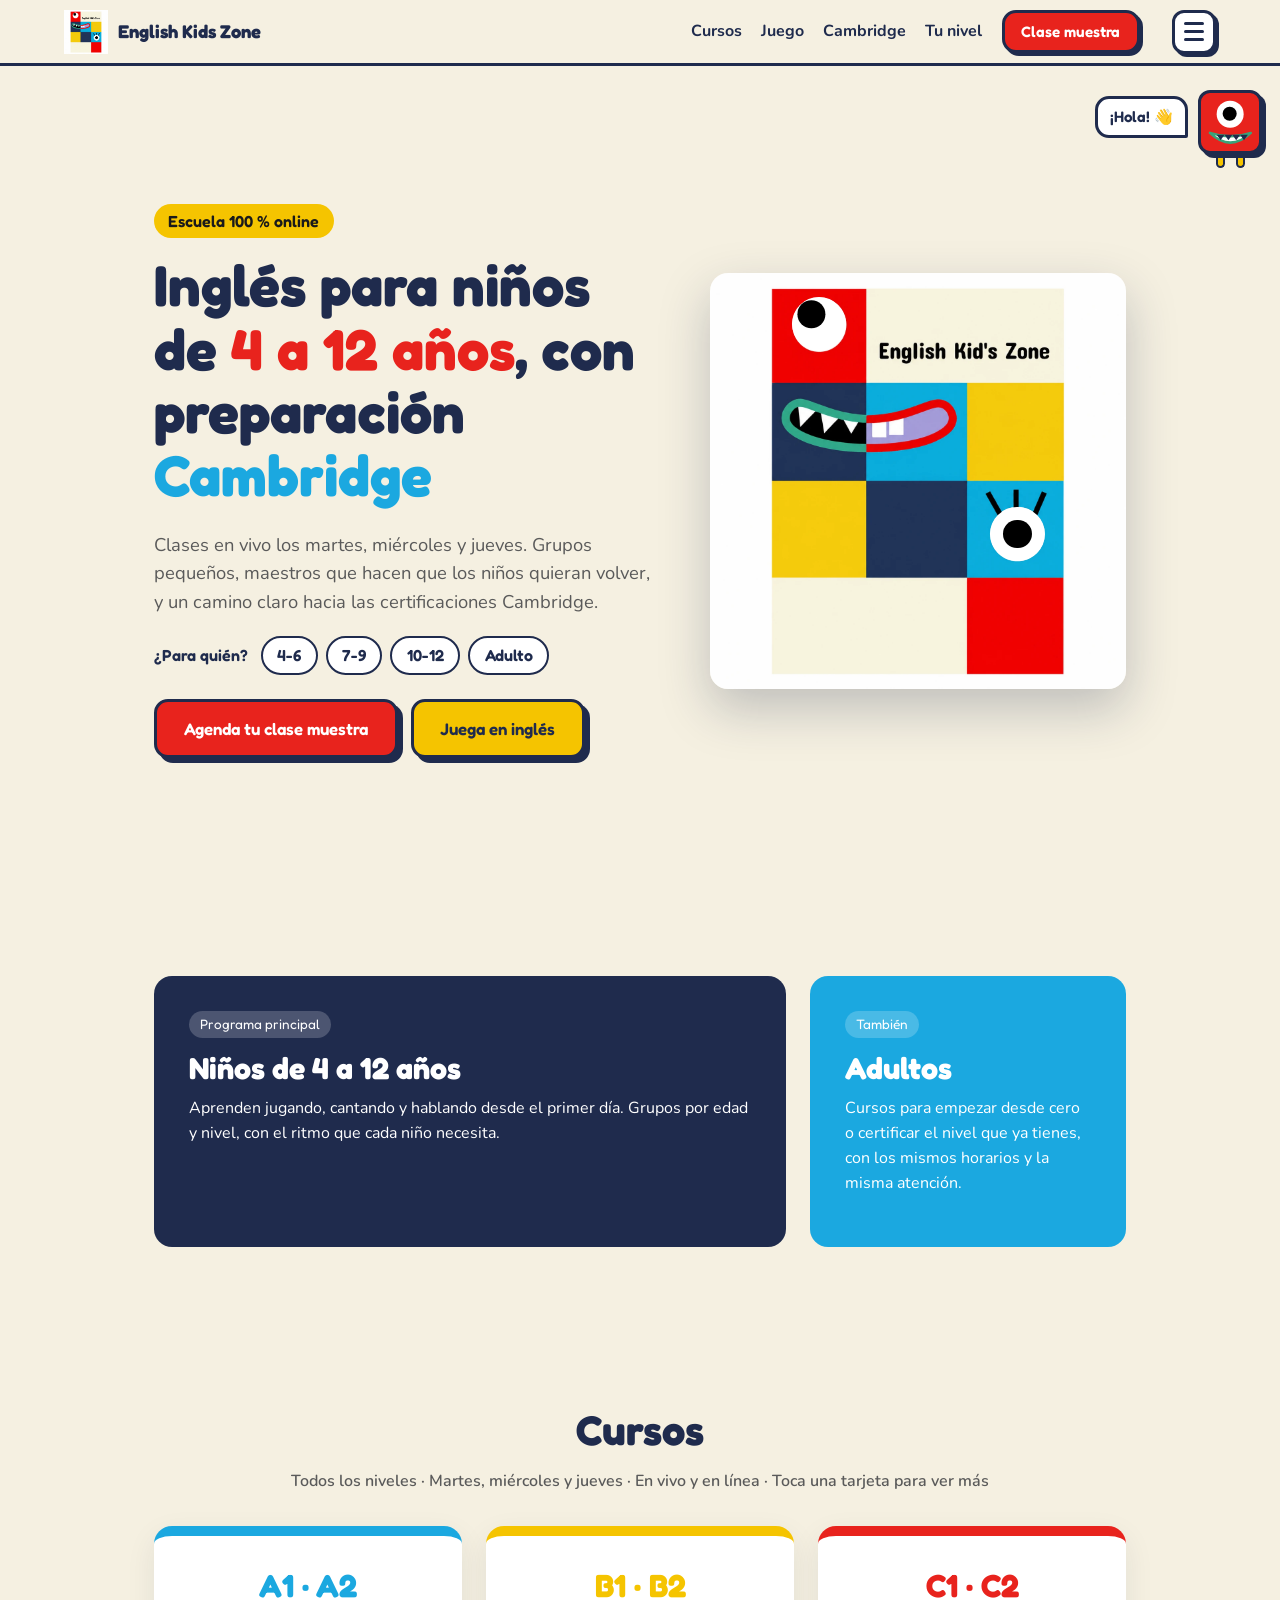
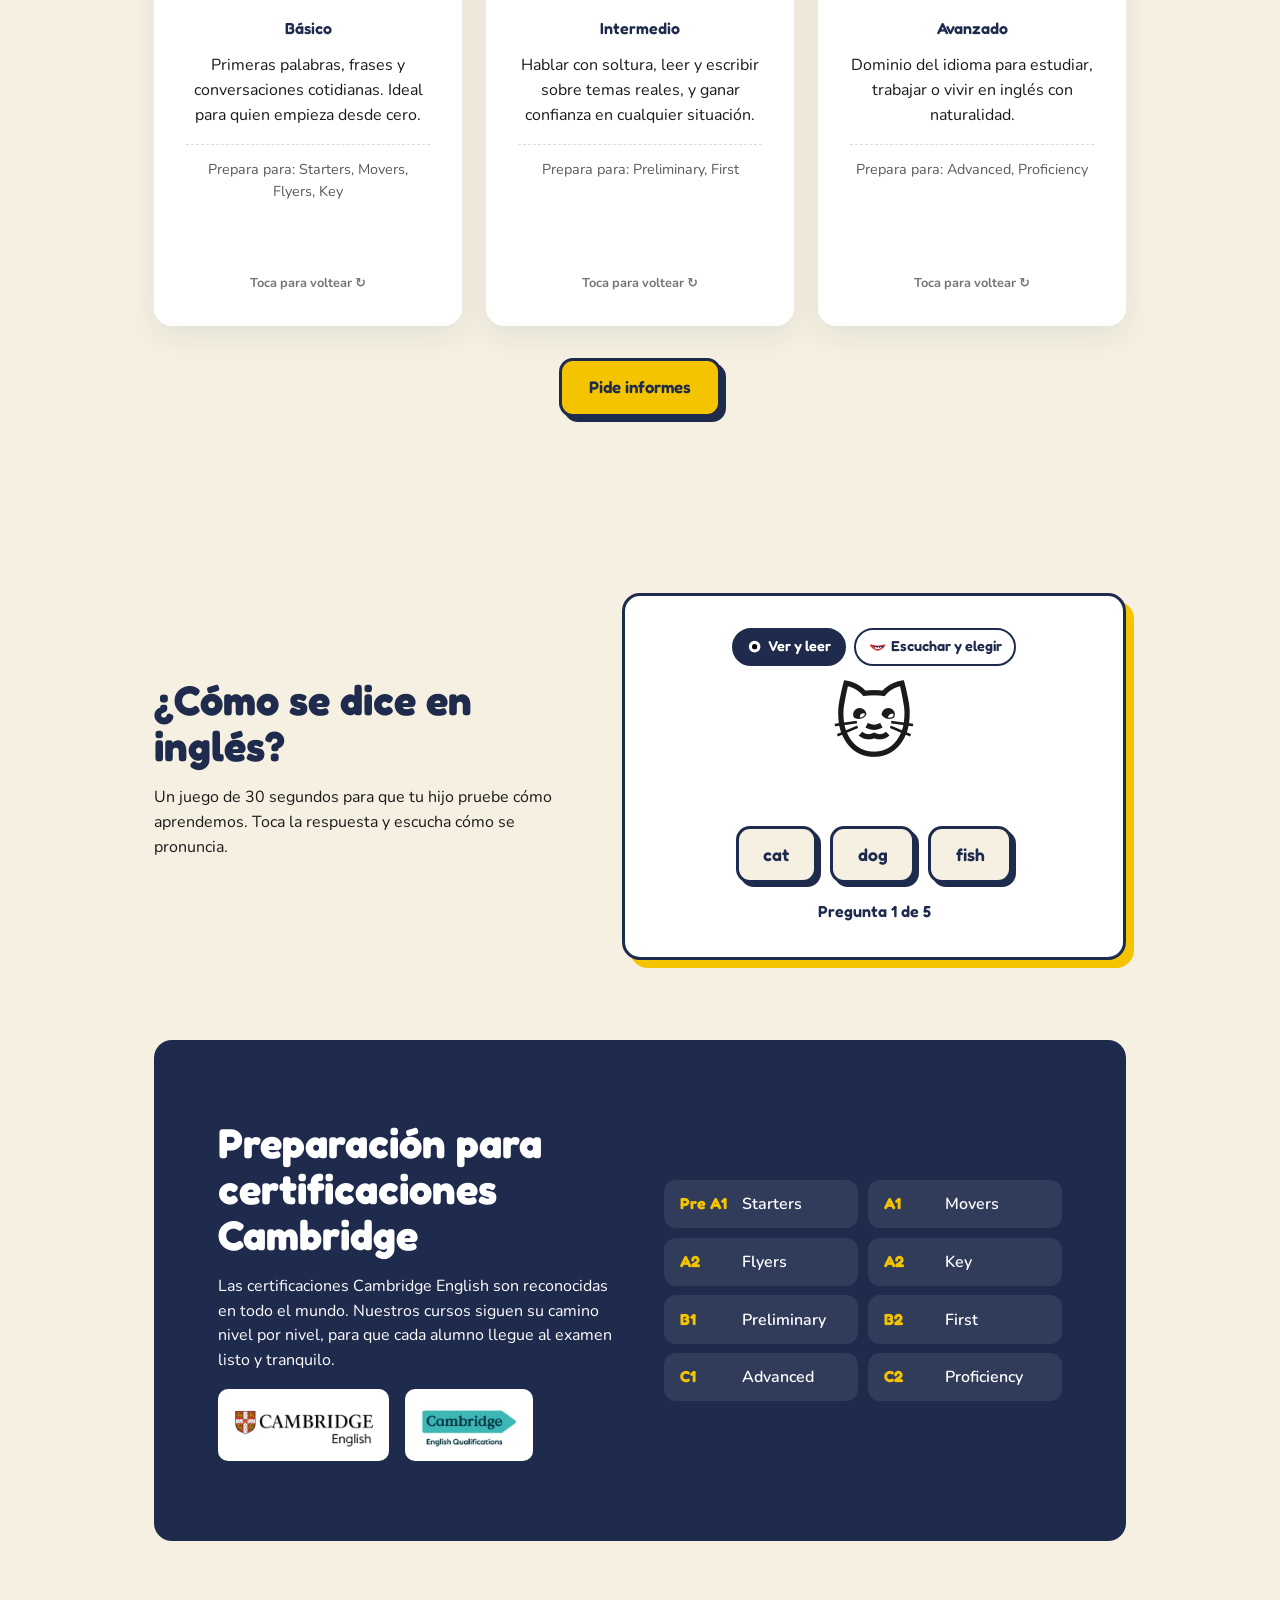
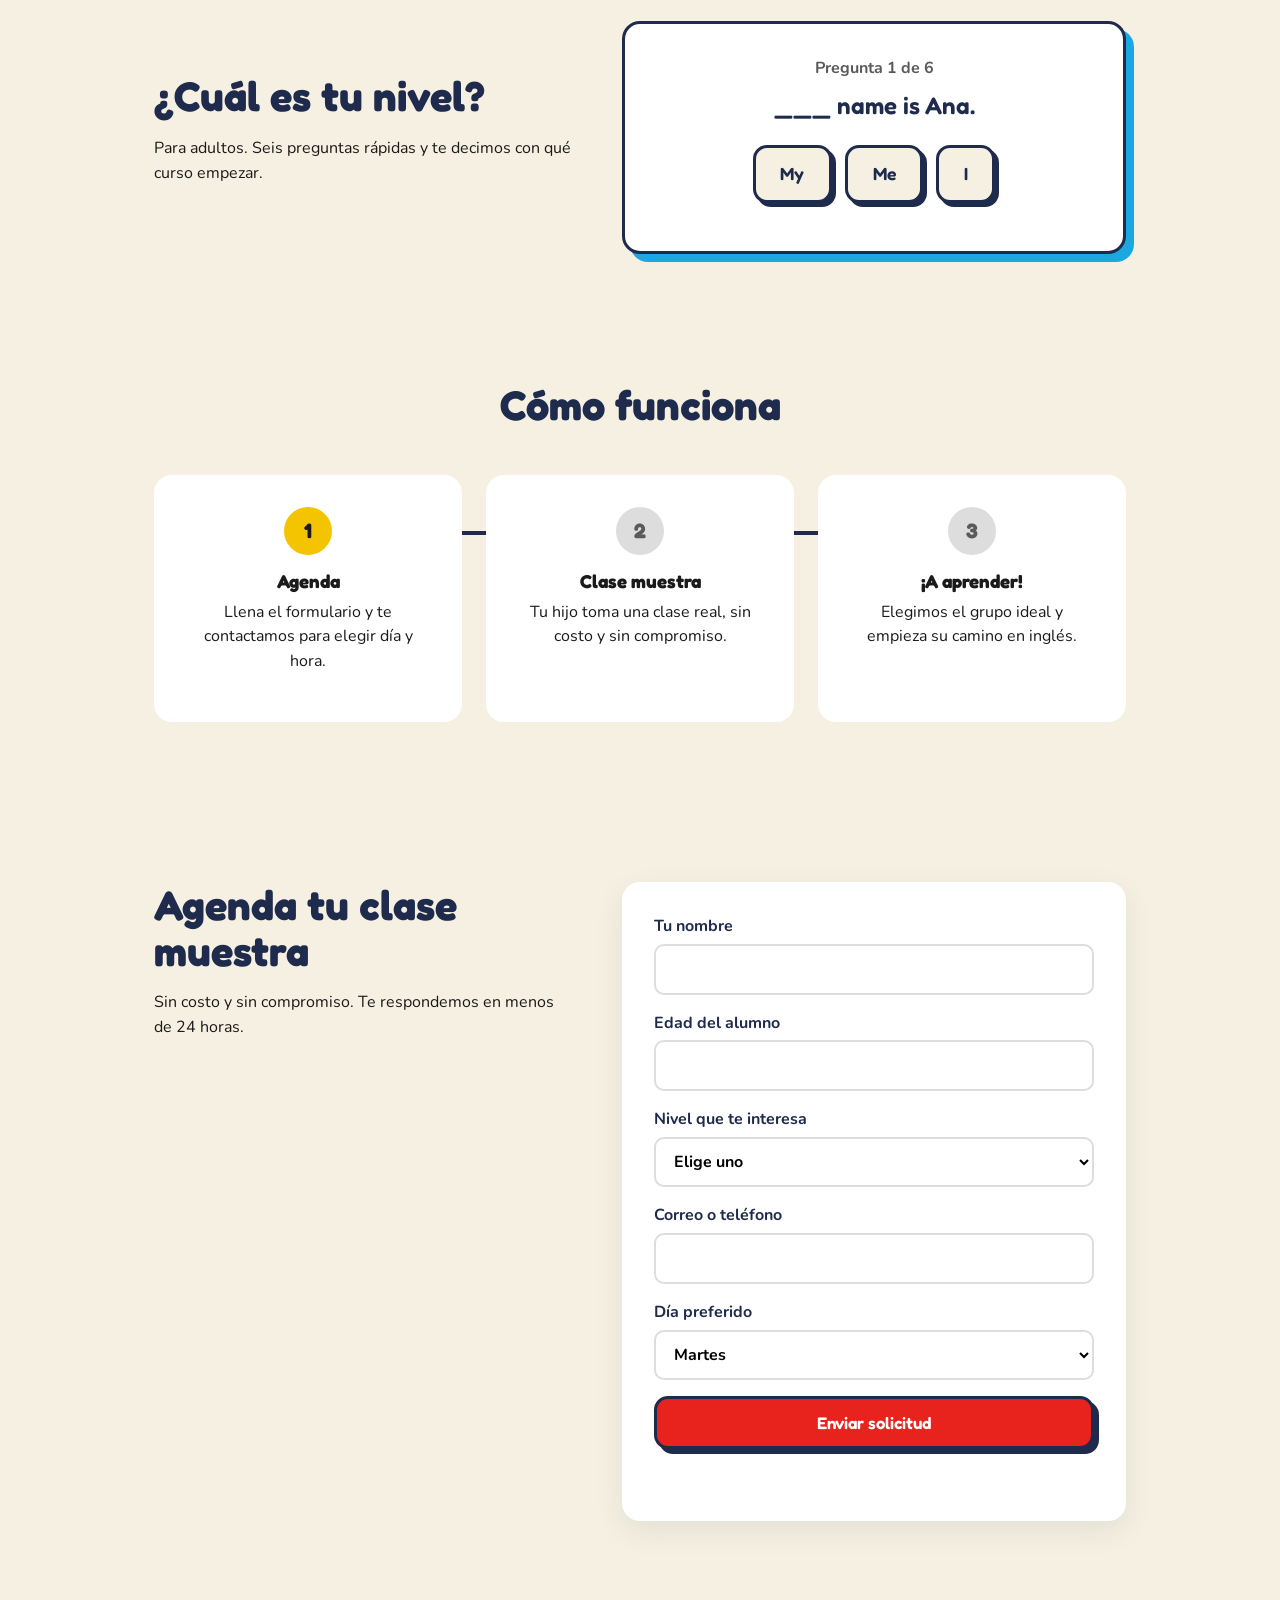
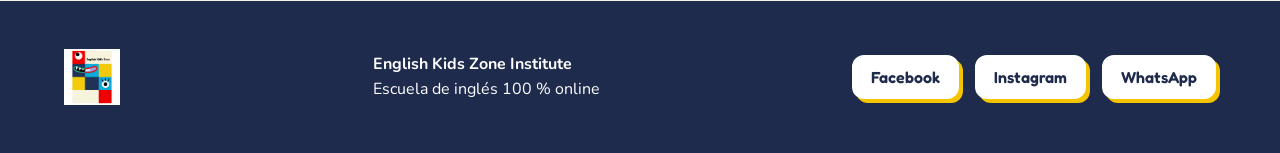
<file: index.html>
<!doctype html>
<html lang="es">
<head>
  <meta charset="utf-8">
  <meta name="viewport" content="width=device-width, initial-scale=1">
  <title>English Kids Zone Institute · Inglés online para niños</title>
  <meta name="description" content="Escuela de inglés 100 % online para niños de 4 a 12 años y adultos. Cursos A1 a C2 con preparación para certificaciones Cambridge. Agenda tu clase muestra.">
  <meta property="og:title" content="English Kids Zone Institute">
  <meta property="og:description" content="Inglés online para niños de 4 a 12 años con preparación Cambridge. Agenda tu clase muestra.">
  <meta property="og:image" content="assets/logo.webp">
  <link rel="icon" href="assets/logo.webp">
  <link rel="preconnect" href="https://fonts.googleapis.com">
  <link rel="preconnect" href="https://fonts.gstatic.com" crossorigin>
  <link href="https://fonts.googleapis.com/css2?family=Fredoka:wght@500;600;700&family=Nunito:wght@400;600;700&display=swap" rel="stylesheet">
  <link rel="stylesheet" href="style.css">
</head>
<body>

<header class="nav">
  <a href="#inicio" class="brand"><img src="assets/logo.webp" alt="English Kids Zone" width="44" height="44">English Kids Zone</a>
  <nav>
    <a href="#cursos">Cursos</a>
    <a href="#juego">Juego</a>
    <a href="#cambridge">Cambridge</a>
    <a href="#nivel">Tu nivel</a>
    <a href="#clase-muestra" class="btn btn-sm">Clase muestra</a>
  </nav>
  <button class="burger" id="burger" type="button" aria-label="Abrir menú" aria-expanded="false" aria-controls="drawer"><span></span><span></span><span></span></button>
</header>
<nav class="drawer" id="drawer" aria-label="Menú">
  <a href="#inicio">Inicio</a>
  <a href="#cursos">Cursos</a>
  <a href="#juego">Juego</a>
  <a href="#cambridge">Cambridge</a>
  <a href="#nivel">Tu nivel</a>
  <a href="#como">Cómo funciona</a>
  <a href="#clase-muestra">Clase muestra</a>
  <p class="drawer-title">Portales <span class="soon">próximamente</span></p>
  <a href="maestro.html"><svg class="ico" width="22" height="22" aria-hidden="true"><use href="assets/icons.svg#ico-maestro"/></svg>Maestro</a>
  <a href="alumno.html"><svg class="ico" width="22" height="22" aria-hidden="true"><use href="assets/icons.svg#ico-alumno"/></svg>Alumno</a>
  <a href="padres.html"><svg class="ico" width="22" height="22" aria-hidden="true"><use href="assets/icons.svg#ico-padres"/></svg>Padre de familia</a>
</nav>
<div class="drawer-backdrop" id="drawer-backdrop"></div>

<main>

<section id="inicio" class="hero">
  <div class="hero-text">
    <p class="kicker">Escuela 100 % online</p>
    <h1>Inglés para niños de <span class="hl-red">4 a 12 años</span>, con preparación <span class="hl-blue">Cambridge</span></h1>
    <p class="lead" id="hero-lead">Clases en vivo los martes, miércoles y jueves. Grupos pequeños, maestros que hacen que los niños quieran volver, y un camino claro hacia las certificaciones Cambridge.</p>
    <div class="ages" role="group" aria-label="¿Para quién es?">
      <span>¿Para quién?</span>
      <button type="button" class="age-btn" data-age="5" data-group="4-6 años">4-6</button>
      <button type="button" class="age-btn" data-age="8" data-group="7-9 años">7-9</button>
      <button type="button" class="age-btn" data-age="11" data-group="10-12 años">10-12</button>
      <button type="button" class="age-btn" data-age="" data-group="Adulto">Adulto</button>
    </div>
    <div class="cta-row">
      <a href="#clase-muestra" class="btn">Agenda tu clase muestra</a>
      <a href="#juego" class="btn btn-ghost">Juega en inglés</a>
    </div>
  </div>
  <div class="logo-wrap">
    <img class="hero-logo" src="assets/logo.webp" alt="Logo de English Kid's Zone" width="620" height="620" fetchpriority="high">
    <!-- Ojos vivos: cubren las pupilas del logo con pupilas que siguen el cursor -->
    <div class="eye" style="left:26.2%;top:12.3%"><div class="pupil" data-ox="-0.14" data-oy="-0.18"></div></div>
    <div class="eye" style="left:73.9%;top:62.7%"><div class="pupil" data-ox="0" data-oy="0"></div></div>
  </div>
</section>

<section id="quienes" class="who reveal">
  <div class="who-card kids">
    <span class="tag">Programa principal</span>
    <h2>Niños de 4 a 12 años</h2>
    <p>Aprenden jugando, cantando y hablando desde el primer día. Grupos por edad y nivel, con el ritmo que cada niño necesita.</p>
  </div>
  <div class="who-card adults">
    <span class="tag">También</span>
    <h2>Adultos</h2>
    <p>Cursos para empezar desde cero o certificar el nivel que ya tienes, con los mismos horarios y la misma atención.</p>
  </div>
</section>

<section id="cursos" class="courses">
  <h2 class="section-title">Cursos</h2>
  <p class="section-sub">Todos los niveles · Martes, miércoles y jueves · En vivo y en línea · Toca una tarjeta para ver más</p>
  <div class="cards">
    <div class="flip reveal" style="--accent:#1BA8E0" tabindex="0" role="button" aria-label="A1 A2 básico, ver detalles">
      <article class="card card-front">
        <h3>A1 · A2</h3>
        <p class="card-level">Básico</p>
        <p>Primeras palabras, frases y conversaciones cotidianas. Ideal para quien empieza desde cero.</p>
        <p class="card-exam">Prepara para: Starters, Movers, Flyers, Key</p>
        <span class="flip-hint">Toca para voltear ↻</span>
      </article>
      <article class="card card-back">
        <h3>¿Qué aprende?</h3>
        <ul>
          <li>Vocabulario con juegos, canciones y cuentos</li>
          <li>Presentarse, la familia, los colores, los animales</li>
          <li>Entender y seguir instrucciones en inglés</li>
          <li>Leer y escribir sus primeras oraciones</li>
        </ul>
        <span class="flip-hint">Toca para volver ↻</span>
      </article>
    </div>
    <div class="flip reveal" style="--accent:#F5C400" tabindex="0" role="button" aria-label="B1 B2 intermedio, ver detalles">
      <article class="card card-front">
        <h3>B1 · B2</h3>
        <p class="card-level">Intermedio</p>
        <p>Hablar con soltura, leer y escribir sobre temas reales, y ganar confianza en cualquier situación.</p>
        <p class="card-exam">Prepara para: Preliminary, First</p>
        <span class="flip-hint">Toca para voltear ↻</span>
      </article>
      <article class="card card-back">
        <h3>¿Qué aprende?</h3>
        <ul>
          <li>Conversar sobre gustos, planes y experiencias</li>
          <li>Leer textos reales: noticias, historias, correos</li>
          <li>Escribir mensajes, resúmenes y relatos</li>
          <li>Gramática en uso, no de memoria</li>
        </ul>
        <span class="flip-hint">Toca para volver ↻</span>
      </article>
    </div>
    <div class="flip reveal" style="--accent:#E8231D" tabindex="0" role="button" aria-label="C1 C2 avanzado, ver detalles">
      <article class="card card-front">
        <h3>C1 · C2</h3>
        <p class="card-level">Avanzado</p>
        <p>Dominio del idioma para estudiar, trabajar o vivir en inglés con naturalidad.</p>
        <p class="card-exam">Prepara para: Advanced, Proficiency</p>
        <span class="flip-hint">Toca para voltear ↻</span>
      </article>
      <article class="card card-back">
        <h3>¿Qué aprende?</h3>
        <ul>
          <li>Debatir, argumentar y presentar ideas</li>
          <li>Comprender textos académicos y profesionales</li>
          <li>Escribir ensayos, informes y cartas formales</li>
          <li>Matices, expresiones y registro formal e informal</li>
        </ul>
        <span class="flip-hint">Toca para volver ↻</span>
      </article>
    </div>
  </div>
  <p class="center"><a href="#clase-muestra" class="btn btn-ghost">Pide informes</a></p>
</section>

<section id="juego" class="game reveal">
  <div class="game-intro">
    <h2 class="section-title">¿Cómo se dice en inglés?</h2>
    <p>Un juego de 30 segundos para que tu hijo pruebe cómo aprendemos. Toca la respuesta y escucha cómo se pronuncia.</p>
  </div>
  <div class="game-board" id="game-board">
    <div class="game-mode" role="group" aria-label="Modo de juego">
      <button type="button" class="mode-btn active" data-mode="see"><svg class="ico" width="22" height="22" aria-hidden="true"><use href="assets/icons.svg#ico-ojo"/></svg>Ver y leer</button>
      <button type="button" class="mode-btn" data-mode="hear"><svg class="ico" width="22" height="22" aria-hidden="true"><use href="assets/icons.svg#ico-boca"/></svg>Escuchar y elegir</button>
    </div>
    <div class="game-emoji" id="game-emoji"></div>
    <p class="game-word" id="game-word" aria-live="polite"></p>
    <div class="game-options" id="game-options"></div>
    <p class="game-status" id="game-status" role="status"></p>
  </div>
</section>

<section id="cambridge" class="cambridge reveal">
  <div>
    <h2 class="section-title">Preparación para certificaciones Cambridge</h2>
    <p>Las certificaciones Cambridge English son reconocidas en todo el mundo. Nuestros cursos siguen su camino nivel por nivel, para que cada alumno llegue al examen listo y tranquilo.</p>
    <div class="cambridge-logos">
      <img src="assets/cambridge-english.png" alt="Cambridge English" width="354" height="136">
      <img src="assets/cambridge-qualifications.png" alt="Cambridge English Qualifications" width="248" height="136">
    </div>
  </div>
  <ul class="exam-list">
    <li><b>Pre A1</b> Starters</li>
    <li><b>A1</b> Movers</li>
    <li><b>A2</b> Flyers</li>
    <li><b>A2</b> Key</li>
    <li><b>B1</b> Preliminary</li>
    <li><b>B2</b> First</li>
    <li><b>C1</b> Advanced</li>
    <li><b>C2</b> Proficiency</li>
  </ul>
</section>

<section id="nivel" class="level reveal">
  <div class="level-intro">
    <h2 class="section-title">¿Cuál es tu nivel?</h2>
    <p>Para adultos. Seis preguntas rápidas y te decimos con qué curso empezar.</p>
  </div>
  <div class="level-board" id="level-board">
    <p class="level-progress" id="level-progress"></p>
    <p class="level-q" id="level-q"></p>
    <div class="level-options" id="level-options"></div>
  </div>
</section>

<section id="como" class="how">
  <h2 class="section-title">Cómo funciona</h2>
  <ol class="steps">
    <li class="reveal"><span>1</span><h3>Agenda</h3><p>Llena el formulario y te contactamos para elegir día y hora.</p></li>
    <li class="reveal"><span>2</span><h3>Clase muestra</h3><p>Tu hijo toma una clase real, sin costo y sin compromiso.</p></li>
    <li class="reveal"><span>3</span><h3>¡A aprender!</h3><p>Elegimos el grupo ideal y empieza su camino en inglés.</p></li>
  </ol>
</section>

<section id="clase-muestra" class="form-section reveal">
  <div class="form-intro">
    <h2 class="section-title">Agenda tu clase muestra</h2>
    <p>Sin costo y sin compromiso. Te respondemos en menos de 24 horas.</p>
  </div>
  <!-- shortcut: Formspree ID pendiente hasta tener correo de la escuela; sustituir FORMSPREE_ID -->
  <form action="https://formspree.io/f/FORMSPREE_ID" method="POST" class="form">
    <label>Tu nombre <input name="nombre" required autocomplete="name"></label>
    <label>Edad del alumno <input name="edad" id="edad-input" type="number" min="3" max="99" required></label>
    <label>Nivel que te interesa
      <select name="nivel" id="nivel-select" required>
        <option value="">Elige uno</option>
        <option>No sé, quiero que lo evalúen</option>
        <option>A1 · A2 básico</option>
        <option>B1 · B2 intermedio</option>
        <option>C1 · C2 avanzado</option>
      </select>
    </label>
    <label>Correo o teléfono <input name="contacto" required autocomplete="email"></label>
    <label>Día preferido
      <select name="dia">
        <option>Martes</option><option>Miércoles</option><option>Jueves</option>
      </select>
    </label>
    <input type="hidden" name="grupo" id="grupo-input">
    <input type="text" name="_gotcha" tabindex="-1" autocomplete="off" class="hp">
    <button class="btn" type="submit">Enviar solicitud</button>
    <p class="form-msg" role="status"></p>
  </form>
</section>

</main>

<footer class="footer">
  <img src="assets/logo.webp" alt="" width="56" height="56">
  <p><b>English Kids Zone Institute</b><br>Escuela de inglés 100 % online</p>
  <div class="social">
    <a href="https://www.facebook.com/profile.php?id=100063474342721" target="_blank" rel="noopener">Facebook</a>
    <a href="https://www.instagram.com/ekz.classes" target="_blank" rel="noopener">Instagram</a>
    <!-- shortcut: número de WhatsApp pendiente; sustituir 52XXXXXXXXXX -->
    <a href="https://wa.me/52XXXXXXXXXX?text=Hola,%20quiero%20informes%20de%20English%20Kids%20Zone" target="_blank" rel="noopener">WhatsApp</a>
  </div>
</footer>

<!-- Mascota que acompaña el scroll -->
<div class="buddy" id="buddy" role="button" tabindex="0" aria-label="Mascota: ir a agendar clase muestra">
  <div class="buddy-bubble" id="buddy-bubble"></div>
  <div class="buddy-body">
    <div class="eye"><div class="pupil" data-ox="0" data-oy="0"></div></div>
    <svg class="buddy-mouth" viewBox="0 0 100 44" aria-hidden="true"><path d="M8 10 Q50 50 92 10 Q50 24 8 10Z" fill="#fff" stroke="#3aa37a" stroke-width="5" stroke-linejoin="round"/><path d="M22 14 l8 11 8-11 8 11 8-11 8 11 8-11 8 11 8-11" fill="#1F2B4D"/></svg>
  </div>
  <div class="buddy-legs"><span></span><span></span></div>
</div>

<script src="menu.js" defer></script>
<script src="buddy.js" defer></script>
<script src="script.js" defer></script>
</body>
</html>
</file>
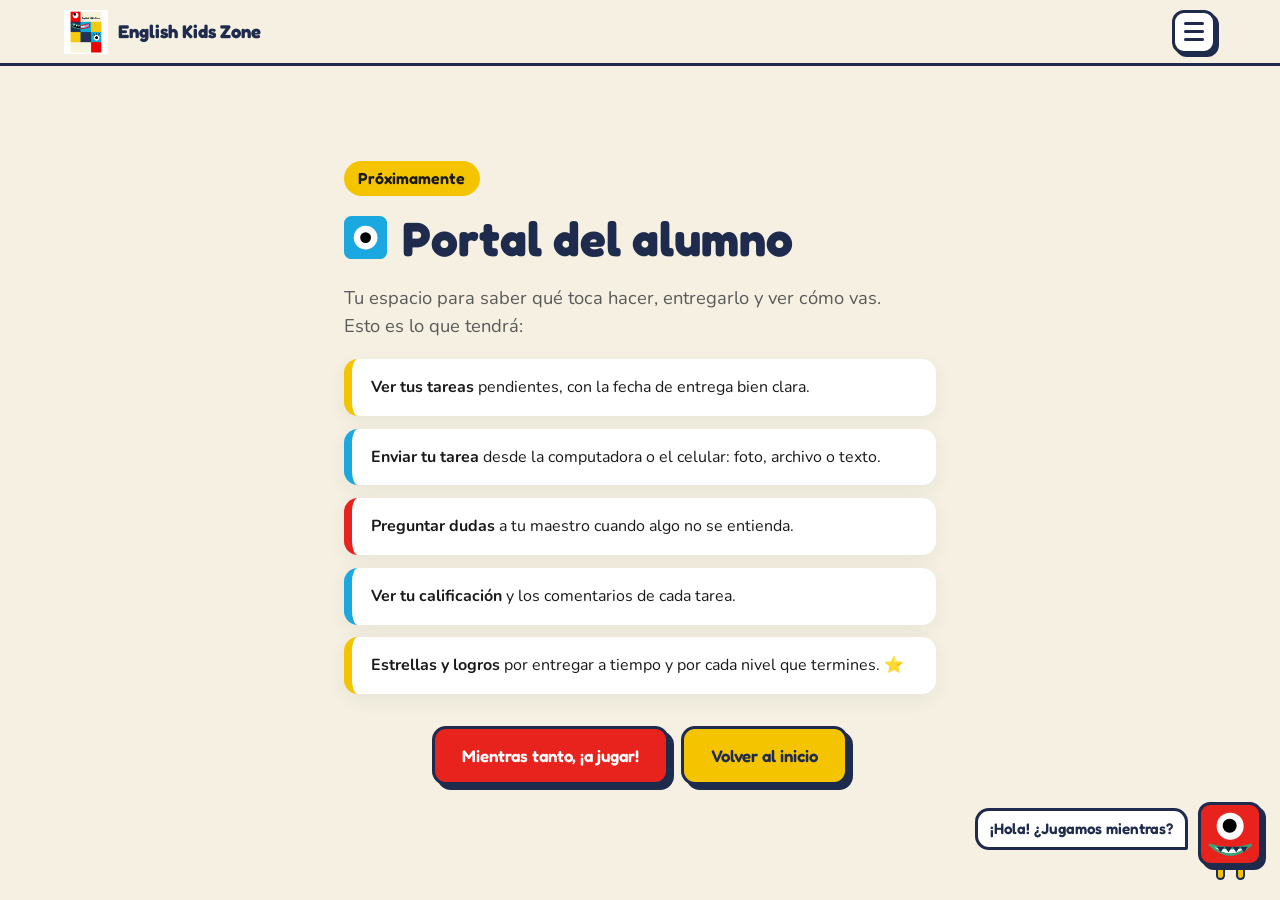
<file: alumno.html>
<!doctype html>
<html lang="es">
<head>
  <meta charset="utf-8">
  <meta name="viewport" content="width=device-width, initial-scale=1">
  <title>Portal del alumno · English Kids Zone</title>
  <meta name="robots" content="noindex">
  <link rel="icon" href="assets/logo.webp">
  <link rel="preconnect" href="https://fonts.googleapis.com">
  <link rel="preconnect" href="https://fonts.gstatic.com" crossorigin>
  <link href="https://fonts.googleapis.com/css2?family=Fredoka:wght@500;600;700&family=Nunito:wght@400;600;700&display=swap" rel="stylesheet">
  <link rel="stylesheet" href="style.css">
</head>
<body>

<header class="nav">
  <a href="index.html" class="brand"><img src="assets/logo.webp" alt="English Kids Zone" width="44" height="44">English Kids Zone</a>
  <button class="burger" id="burger" type="button" aria-label="Abrir menú" aria-expanded="false" aria-controls="drawer"><span></span><span></span><span></span></button>
</header>
<nav class="drawer" id="drawer" aria-label="Menú">
  <a href="index.html">Inicio</a>
  <a href="index.html#cursos">Cursos</a>
  <a href="index.html#clase-muestra">Clase muestra</a>
  <p class="drawer-title">Portales <span class="soon">próximamente</span></p>
  <a href="maestro.html"><svg class="ico" width="22" height="22" aria-hidden="true"><use href="assets/icons.svg#ico-maestro"/></svg>Maestro</a>
  <a href="alumno.html"><svg class="ico" width="22" height="22" aria-hidden="true"><use href="assets/icons.svg#ico-alumno"/></svg>Alumno</a>
  <a href="padres.html"><svg class="ico" width="22" height="22" aria-hidden="true"><use href="assets/icons.svg#ico-padres"/></svg>Padre de familia</a>
</nav>
<div class="drawer-backdrop" id="drawer-backdrop"></div>

<main>
<section class="portal">
  <p class="kicker">Próximamente</p>
  <h1><svg class="ico" width="22" height="22" aria-hidden="true"><use href="assets/icons.svg#ico-alumno"/></svg>Portal del alumno</h1>
  <p class="lead">Tu espacio para saber qué toca hacer, entregarlo y ver cómo vas. Esto es lo que tendrá:</p>
  <ul class="portal-list">
    <li><b>Ver tus tareas</b> pendientes, con la fecha de entrega bien clara.</li>
    <li><b>Enviar tu tarea</b> desde la computadora o el celular: foto, archivo o texto.</li>
    <li><b>Preguntar dudas</b> a tu maestro cuando algo no se entienda.</li>
    <li><b>Ver tu calificación</b> y los comentarios de cada tarea.</li>
    <li><b>Estrellas y logros</b> por entregar a tiempo y por cada nivel que termines. ⭐</li>
  </ul>
  <p class="center"><a href="index.html#juego" class="btn">Mientras tanto, ¡a jugar!</a> <a href="index.html" class="btn btn-ghost">Volver al inicio</a></p>
</section>
</main>

<!-- Mascota: solo para alumnos menores de 12 (se oculta si en la portada eligieron "Adulto") -->
<div class="buddy" id="buddy" role="button" tabindex="0" aria-label="Mascota: ir al juego" data-kids-only data-greeting="¡Hola! ¿Jugamos mientras?" data-go="index.html#juego">
  <div class="buddy-bubble" id="buddy-bubble"></div>
  <div class="buddy-body">
    <div class="eye"><div class="pupil" data-ox="0" data-oy="0"></div></div>
    <svg class="buddy-mouth" viewBox="0 0 100 44" aria-hidden="true"><path d="M8 10 Q50 50 92 10 Q50 24 8 10Z" fill="#fff" stroke="#3aa37a" stroke-width="5" stroke-linejoin="round"/><path d="M22 14 l8 11 8-11 8 11 8-11 8 11 8-11 8 11 8-11" fill="#1F2B4D"/></svg>
  </div>
  <div class="buddy-legs"><span></span><span></span></div>
</div>

<script src="menu.js" defer></script>
<script src="buddy.js" defer></script>
</body>
</html>
</file>
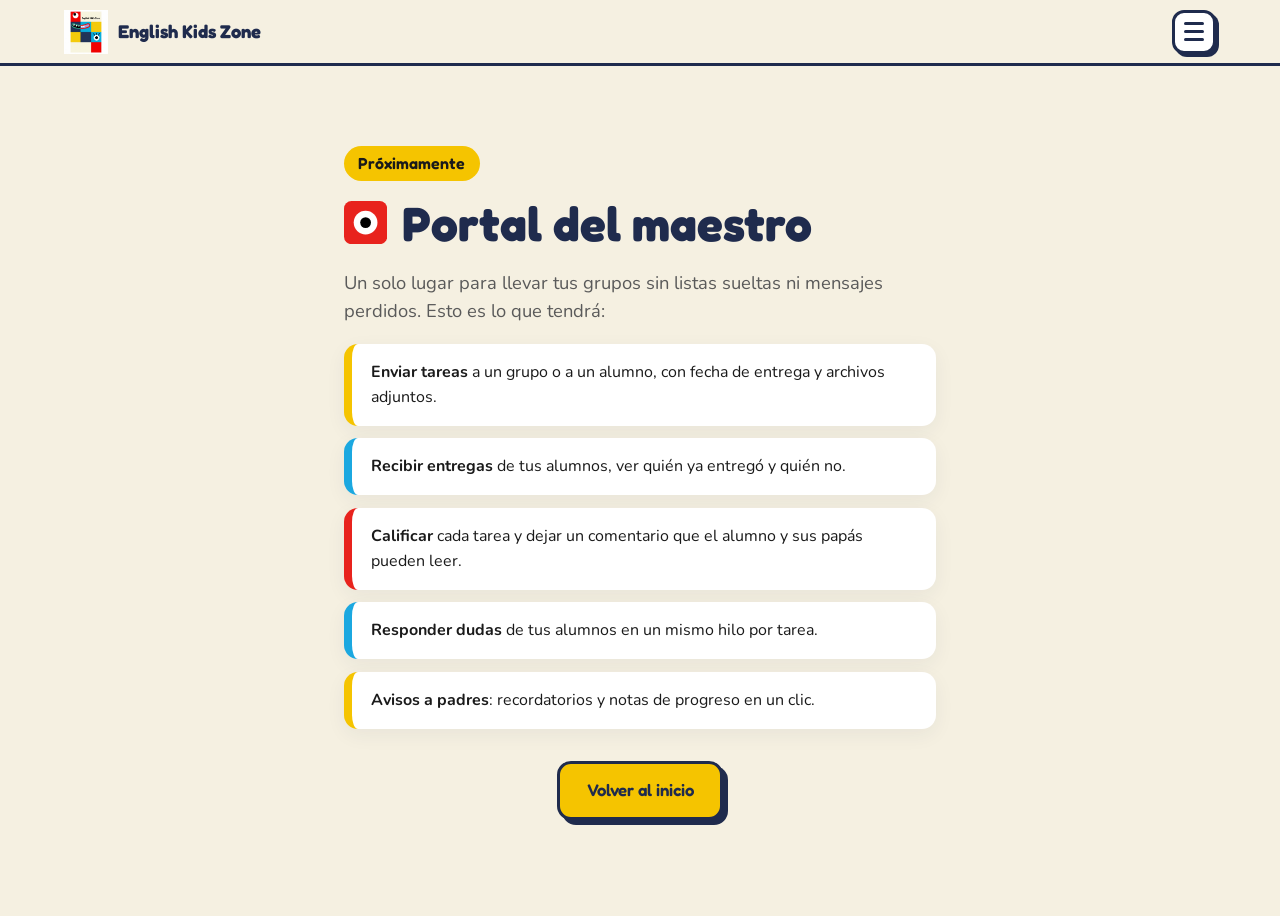
<file: maestro.html>
<!doctype html>
<html lang="es">
<head>
  <meta charset="utf-8">
  <meta name="viewport" content="width=device-width, initial-scale=1">
  <title>Portal del maestro · English Kids Zone</title>
  <meta name="robots" content="noindex">
  <link rel="icon" href="assets/logo.webp">
  <link rel="preconnect" href="https://fonts.googleapis.com">
  <link rel="preconnect" href="https://fonts.gstatic.com" crossorigin>
  <link href="https://fonts.googleapis.com/css2?family=Fredoka:wght@500;600;700&family=Nunito:wght@400;600;700&display=swap" rel="stylesheet">
  <link rel="stylesheet" href="style.css">
</head>
<body>

<header class="nav">
  <a href="index.html" class="brand"><img src="assets/logo.webp" alt="English Kids Zone" width="44" height="44">English Kids Zone</a>
  <button class="burger" id="burger" type="button" aria-label="Abrir menú" aria-expanded="false" aria-controls="drawer"><span></span><span></span><span></span></button>
</header>
<nav class="drawer" id="drawer" aria-label="Menú">
  <a href="index.html">Inicio</a>
  <a href="index.html#cursos">Cursos</a>
  <a href="index.html#clase-muestra">Clase muestra</a>
  <p class="drawer-title">Portales <span class="soon">próximamente</span></p>
  <a href="maestro.html"><svg class="ico" width="22" height="22" aria-hidden="true"><use href="assets/icons.svg#ico-maestro"/></svg>Maestro</a>
  <a href="alumno.html"><svg class="ico" width="22" height="22" aria-hidden="true"><use href="assets/icons.svg#ico-alumno"/></svg>Alumno</a>
  <a href="padres.html"><svg class="ico" width="22" height="22" aria-hidden="true"><use href="assets/icons.svg#ico-padres"/></svg>Padre de familia</a>
</nav>
<div class="drawer-backdrop" id="drawer-backdrop"></div>

<main>
<section class="portal">
  <p class="kicker">Próximamente</p>
  <h1><svg class="ico" width="22" height="22" aria-hidden="true"><use href="assets/icons.svg#ico-maestro"/></svg>Portal del maestro</h1>
  <p class="lead">Un solo lugar para llevar tus grupos sin listas sueltas ni mensajes perdidos. Esto es lo que tendrá:</p>
  <ul class="portal-list">
    <li><b>Enviar tareas</b> a un grupo o a un alumno, con fecha de entrega y archivos adjuntos.</li>
    <li><b>Recibir entregas</b> de tus alumnos, ver quién ya entregó y quién no.</li>
    <li><b>Calificar</b> cada tarea y dejar un comentario que el alumno y sus papás pueden leer.</li>
    <li><b>Responder dudas</b> de tus alumnos en un mismo hilo por tarea.</li>
    <li><b>Avisos a padres</b>: recordatorios y notas de progreso en un clic.</li>
  </ul>
  <p class="center"><a href="index.html" class="btn btn-ghost">Volver al inicio</a></p>
</section>
</main>

<script src="menu.js" defer></script>
<script src="buddy.js" defer></script>
</body>
</html>
</file>
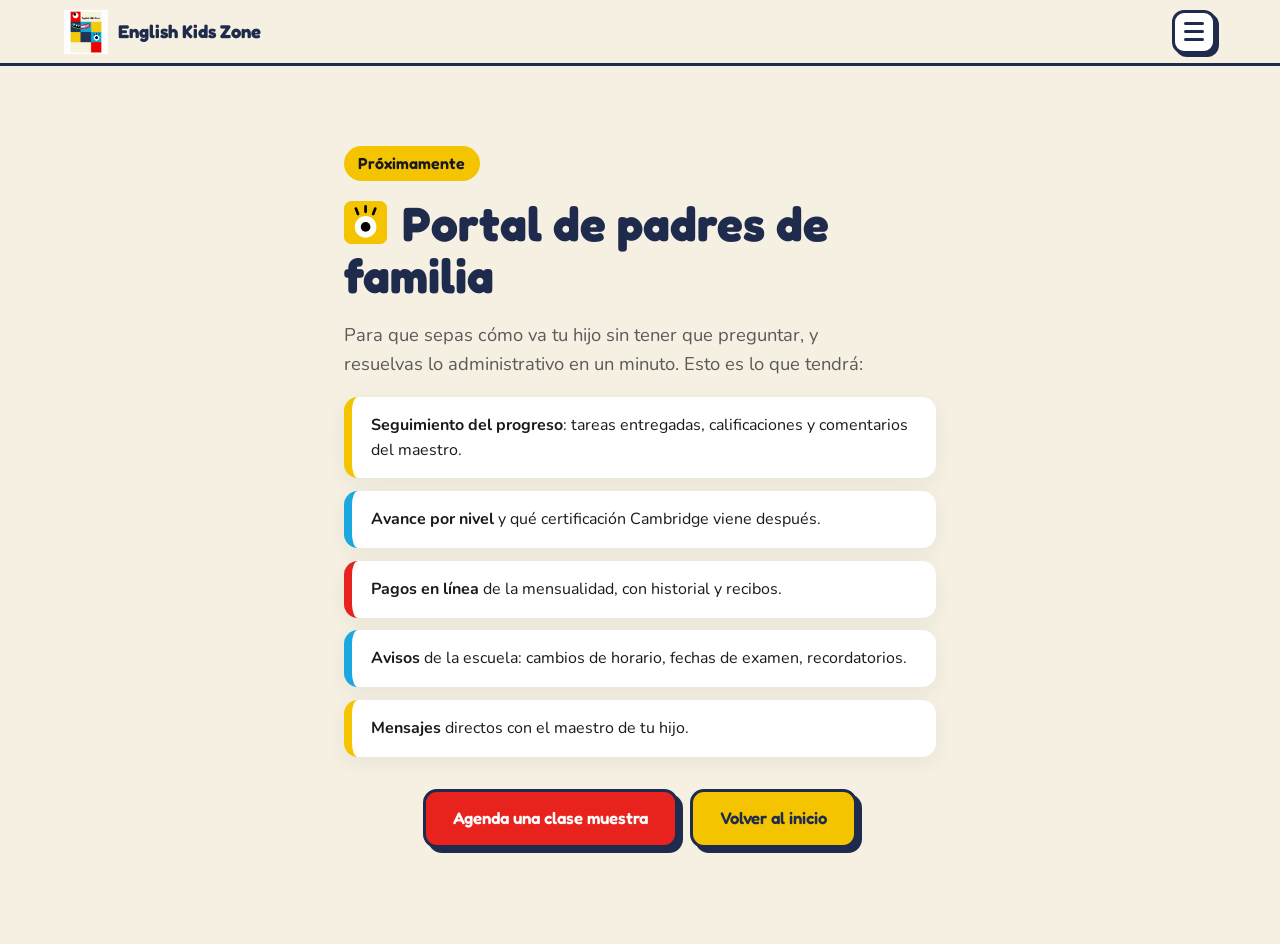
<file: padres.html>
<!doctype html>
<html lang="es">
<head>
  <meta charset="utf-8">
  <meta name="viewport" content="width=device-width, initial-scale=1">
  <title>Portal de padres · English Kids Zone</title>
  <meta name="robots" content="noindex">
  <link rel="icon" href="assets/logo.webp">
  <link rel="preconnect" href="https://fonts.googleapis.com">
  <link rel="preconnect" href="https://fonts.gstatic.com" crossorigin>
  <link href="https://fonts.googleapis.com/css2?family=Fredoka:wght@500;600;700&family=Nunito:wght@400;600;700&display=swap" rel="stylesheet">
  <link rel="stylesheet" href="style.css">
</head>
<body>

<header class="nav">
  <a href="index.html" class="brand"><img src="assets/logo.webp" alt="English Kids Zone" width="44" height="44">English Kids Zone</a>
  <button class="burger" id="burger" type="button" aria-label="Abrir menú" aria-expanded="false" aria-controls="drawer"><span></span><span></span><span></span></button>
</header>
<nav class="drawer" id="drawer" aria-label="Menú">
  <a href="index.html">Inicio</a>
  <a href="index.html#cursos">Cursos</a>
  <a href="index.html#clase-muestra">Clase muestra</a>
  <p class="drawer-title">Portales <span class="soon">próximamente</span></p>
  <a href="maestro.html"><svg class="ico" width="22" height="22" aria-hidden="true"><use href="assets/icons.svg#ico-maestro"/></svg>Maestro</a>
  <a href="alumno.html"><svg class="ico" width="22" height="22" aria-hidden="true"><use href="assets/icons.svg#ico-alumno"/></svg>Alumno</a>
  <a href="padres.html"><svg class="ico" width="22" height="22" aria-hidden="true"><use href="assets/icons.svg#ico-padres"/></svg>Padre de familia</a>
</nav>
<div class="drawer-backdrop" id="drawer-backdrop"></div>

<main>
<section class="portal">
  <p class="kicker">Próximamente</p>
  <h1><svg class="ico" width="22" height="22" aria-hidden="true"><use href="assets/icons.svg#ico-padres"/></svg>Portal de padres de familia</h1>
  <p class="lead">Para que sepas cómo va tu hijo sin tener que preguntar, y resuelvas lo administrativo en un minuto. Esto es lo que tendrá:</p>
  <ul class="portal-list">
    <li><b>Seguimiento del progreso</b>: tareas entregadas, calificaciones y comentarios del maestro.</li>
    <li><b>Avance por nivel</b> y qué certificación Cambridge viene después.</li>
    <li><b>Pagos en línea</b> de la mensualidad, con historial y recibos.</li>
    <li><b>Avisos</b> de la escuela: cambios de horario, fechas de examen, recordatorios.</li>
    <li><b>Mensajes</b> directos con el maestro de tu hijo.</li>
  </ul>
  <p class="center"><a href="index.html#clase-muestra" class="btn">Agenda una clase muestra</a> <a href="index.html" class="btn btn-ghost">Volver al inicio</a></p>
</section>
</main>

<script src="menu.js" defer></script>
<script src="buddy.js" defer></script>
</body>
</html>
</file>
<file: style.css>
:root{
  --red:#E8231D;--yellow:#F5C400;--blue:#1BA8E0;--navy:#1F2B4D;--cream:#F5F0E1;
  --ink:#1a1a1a;--muted:#5a5a5a;--white:#fff;
  --head:"Fredoka",system-ui,sans-serif;--body:"Nunito",system-ui,sans-serif;
  --r:18px;--w:1100px;
}
*{box-sizing:border-box}
html{scroll-behavior:smooth;scroll-padding-top:80px}
body{margin:0;font-family:var(--body);color:var(--ink);background:var(--cream);line-height:1.55}
img{display:block;max-width:100%}
h1,h2,h3{font-family:var(--head);line-height:1.1;margin:0 0 .4em}
p{margin:0 0 1em}
a{color:inherit}

/* Botones "bloque": borde grueso y sombra sólida desplazada, como las piezas del logo */
.btn{display:inline-block;background:var(--red);color:#fff;text-decoration:none;font-family:var(--head);font-weight:600;padding:.8em 1.6em;border-radius:14px;border:3px solid var(--navy);box-shadow:5px 5px 0 var(--navy);transition:transform .12s,box-shadow .12s;cursor:pointer;font-size:1.05rem}
.btn:hover{transform:translate(-2px,-2px);box-shadow:8px 8px 0 var(--navy)}
.btn:active{transform:translate(3px,3px);box-shadow:1px 1px 0 var(--navy)}
.btn-ghost{background:var(--yellow);color:var(--navy)}
.btn-sm{padding:.45em 1.1em;font-size:.95rem;box-shadow:3px 3px 0 var(--navy)}
.btn-sm:hover{box-shadow:5px 5px 0 var(--navy)}
.center{text-align:center}

.nav{position:sticky;top:0;z-index:10;display:flex;justify-content:space-between;align-items:center;gap:1rem;padding:.6rem 5vw;background:rgba(245,240,225,.92);backdrop-filter:blur(8px);border-bottom:3px solid var(--navy)}
.brand{display:flex;align-items:center;gap:.6rem;font-family:var(--head);font-weight:700;font-size:1.15rem;text-decoration:none;color:var(--navy)}
.nav nav{display:flex;align-items:center;gap:1.2rem;margin-left:auto;margin-right:1rem}
.nav nav a:not(.btn){text-decoration:none;font-weight:700;color:var(--navy)}
.nav nav a:not(.btn):hover{color:var(--red)}

/* Menú hamburguesa y cajón lateral */
.burger{width:44px;height:44px;border:3px solid var(--navy);border-radius:12px;background:#fff;cursor:pointer;display:grid;place-items:center;gap:4px;padding:9px;box-shadow:3px 3px 0 var(--navy);flex-shrink:0}
.burger span{display:block;width:100%;height:3px;background:var(--navy);border-radius:2px;transition:transform .25s,opacity .25s}
.menu-open .burger span:nth-child(1){transform:translateY(7px) rotate(45deg)}
.menu-open .burger span:nth-child(2){opacity:0}
.menu-open .burger span:nth-child(3){transform:translateY(-7px) rotate(-45deg)}
.drawer{position:fixed;top:0;right:0;bottom:0;width:min(320px,85vw);background:var(--cream);border-left:4px solid var(--navy);padding:5.5rem 1.5rem 2rem;display:flex;flex-direction:column;gap:.3rem;z-index:30;transform:translateX(100%);transition:transform .3s;overflow-y:auto}
.menu-open .drawer{transform:none}
.drawer a{text-decoration:none;font-family:var(--head);font-weight:600;font-size:1.15rem;color:var(--navy);padding:.55em .9em;border-radius:12px}
.drawer a:hover{background:#fff;color:var(--red)}
.drawer-title{margin:1.2rem 0 .3rem;padding:0 .9em;font-family:var(--head);font-weight:700;color:var(--muted);text-transform:uppercase;font-size:.8rem;letter-spacing:.08em}
svg.ico{width:1.2em;height:1.2em;max-width:1.2em;vertical-align:-.25em;margin-right:.3em;flex-shrink:0}
h1 svg.ico{width:.9em;height:.9em;max-width:.9em;vertical-align:-.08em}
/* Iconos vivos: al pasar el cursor el bloque brinca, el ojo parpadea, la boca mastica y las pestañas vibran */
.ico *{transform-box:fill-box;transform-origin:center}
.ico{transition:transform .15s}
a:hover .ico,button:hover .ico,h1:hover .ico{transform:translateY(-3px) rotate(-6deg)}
a:hover .ico-eye,button:hover .ico-eye,h1:hover .ico-eye{animation:ico-blink .5s}
@keyframes ico-blink{50%{transform:scaleY(.08)}}
a:hover .ico-teeth,button:hover .ico-teeth,h1:hover .ico-teeth{animation:ico-chomp .35s infinite alternate;transform-origin:top}
@keyframes ico-chomp{to{transform:scaleY(.35)}}
a:hover .ico-lip,button:hover .ico-lip,h1:hover .ico-lip{animation:ico-talk .35s infinite alternate}
@keyframes ico-talk{to{transform:scaleY(.6)}}
a:hover .ico-lashes,button:hover .ico-lashes,h1:hover .ico-lashes{animation:ico-flutter .25s infinite alternate;transform-origin:bottom}
@keyframes ico-flutter{to{transform:rotate(12deg)}}
.soon{display:inline-block;background:var(--yellow);color:var(--navy);text-transform:none;letter-spacing:0;font-size:.7rem;padding:.1em .6em;border-radius:999px;margin-left:.4em;vertical-align:middle}
.drawer-backdrop{position:fixed;inset:0;background:rgba(31,43,77,.5);z-index:25;opacity:0;pointer-events:none;transition:opacity .3s}
.menu-open .drawer-backdrop{opacity:1;pointer-events:auto}
.nav{z-index:40}

main>section{padding:5rem 5vw;max-width:var(--w);margin:0 auto}

.hero{display:grid;grid-template-columns:1.1fr .9fr;align-items:center;gap:3rem;min-height:calc(100vh - 70px)}
.kicker{display:inline-block;background:var(--yellow);font-family:var(--head);font-weight:600;padding:.3em .9em;border-radius:999px;margin-bottom:1rem}
.hero h1{font-size:clamp(2.2rem,5vw,3.6rem);color:var(--navy)}
.hl-red{color:var(--red)}.hl-blue{color:var(--blue)}
.lead{font-size:1.15rem;color:var(--muted);max-width:34rem}
.cta-row{display:flex;flex-wrap:wrap;gap:.8rem;margin-top:1.5rem}
.ages{display:flex;flex-wrap:wrap;align-items:center;gap:.5rem;margin-top:1.2rem}
.ages span{font-family:var(--head);font-weight:600;color:var(--navy);margin-right:.3rem}
.age-btn{font:inherit;font-family:var(--head);font-weight:600;padding:.35em .9em;border-radius:999px;border:2px solid var(--navy);background:#fff;color:var(--navy);cursor:pointer;transition:background .15s,color .15s,transform .15s}
.age-btn:hover{transform:translateY(-2px)}
.age-btn.active{background:var(--navy);color:#fff}

.logo-wrap{position:relative;border-radius:var(--r);box-shadow:0 20px 50px rgba(31,43,77,.25);transition:transform .3s}
.logo-wrap:hover{transform:rotate(-2deg) scale(1.02)}
.hero-logo{width:100%;height:auto;border-radius:var(--r)}
/* Ojo: círculo blanco que tapa la pupila original; la pupila nueva se mueve */
.eye{position:absolute;width:13%;aspect-ratio:1;border-radius:50%;background:#fff;transform:translate(-50%,-50%);display:grid;place-items:center;pointer-events:none}
.pupil{width:52%;aspect-ratio:1;border-radius:50%;background:#000;transition:transform .08s}
.eye.wink{animation:wink .45s ease-in-out}
@keyframes wink{50%{transform:translate(-50%,-50%) scaleY(.08)}}
.happy{animation:happy .6s cubic-bezier(.36,.07,.19,.97)}
@keyframes happy{30%{transform:translateY(-14px) rotate(-4deg)}60%{transform:translateY(0) rotate(3deg)}80%{transform:translateY(-5px)}}

.who{display:grid;grid-template-columns:2fr 1fr;gap:1.5rem}
.who-card{border-radius:var(--r);padding:2.2rem;color:#fff}
.kids{background:var(--navy)}
.adults{background:var(--blue)}
.who-card h2{font-size:1.9rem}
.tag{display:inline-block;font-family:var(--head);font-size:.85rem;background:rgba(255,255,255,.2);padding:.2em .8em;border-radius:999px;margin-bottom:.8rem}

.section-title{font-size:clamp(1.8rem,4vw,2.6rem);color:var(--navy)}
.section-sub{color:var(--muted);font-weight:600;margin-bottom:2rem}
.courses,.how{text-align:center}
/* El título queda a la misma distancia de la sección anterior que de los pasos */
.how{padding-top:3rem}
.how .section-title{margin-bottom:3rem}
.cards{display:grid;grid-template-columns:repeat(3,1fr);gap:1.5rem;margin-bottom:2rem}
.flip{position:relative;min-height:400px;cursor:pointer;perspective:1200px;border-radius:var(--r);outline-offset:4px}
.flip:focus-visible{outline:3px solid var(--blue)}
.card{position:absolute;inset:0;backface-visibility:hidden;transition:transform .6s;display:flex;flex-direction:column;background:#fff;border-radius:var(--r);padding:2rem;border-top:10px solid var(--accent);box-shadow:0 10px 30px rgba(31,43,77,.08)}
.card-back{transform:rotateY(180deg);background:var(--accent);color:var(--navy);border-top-color:var(--navy)}
.card-back h3{color:var(--navy);font-size:1.6rem}
.card-back ul{padding-left:1.2rem;margin:0;font-weight:600;font-size:.95rem;text-align:left}
.card-back li{margin-bottom:.4rem}
.flip.flipped .card-front{transform:rotateY(180deg)}
.flip.flipped .card-back{transform:rotateY(360deg)}
.flip:hover .card-front{transform:rotateY(-8deg)}
.flip.flipped:hover .card-front{transform:rotateY(180deg)}
.flip-hint{margin-top:auto;padding-top:1rem;font-size:.8rem;font-weight:700;opacity:.6}
.card h3{font-size:2rem;color:var(--accent)}
.card-level{font-family:var(--head);font-weight:600;color:var(--navy);margin-bottom:.8rem}
.card-exam{font-size:.9rem;color:var(--muted);margin:0;padding-top:.8rem;border-top:1px dashed #ddd}

.cambridge{display:grid;grid-template-columns:1fr 1fr;gap:3rem;align-items:center;background:var(--navy);color:#fff;border-radius:var(--r);max-width:calc(var(--w) - 10vw)}
.cambridge .section-title{color:#fff}
.cambridge-logos{display:flex;flex-wrap:wrap;gap:1rem;align-items:center}
.cambridge-logos img{height:72px;width:auto;border-radius:10px;background:#fff;padding:.5rem .8rem}
.exam-list{list-style:none;padding:0;margin:0;display:grid;grid-template-columns:1fr 1fr;gap:.6rem}
.exam-list li{background:rgba(255,255,255,.08);border-radius:12px;padding:.7rem 1rem;font-weight:600}
.exam-list b{display:inline-block;min-width:3.6em;font-family:var(--head);color:var(--yellow)}

/* Juego y test de nivel */
.game,.level{display:grid;grid-template-columns:1fr 1.2fr;gap:3rem;align-items:center}
.game-board,.level-board{background:#fff;border-radius:var(--r);padding:2rem;text-align:center;border:3px solid var(--navy);box-shadow:8px 8px 0 var(--yellow)}
.level-board{box-shadow:8px 8px 0 var(--blue)}
.game-mode{display:flex;justify-content:center;gap:.5rem;margin-bottom:1.2rem}
.mode-btn{font:inherit;font-family:var(--head);font-weight:600;font-size:.9rem;padding:.4em .9em;border-radius:999px;border:2px solid var(--navy);background:#fff;color:var(--navy);cursor:pointer}
.mode-btn.active{background:var(--navy);color:#fff}
.game-emoji{font-size:5rem;line-height:1;margin-bottom:.6rem}
.speak-btn{font:inherit;font-size:4rem;line-height:1;background:var(--yellow);border:3px solid var(--navy);border-radius:50%;width:1.6em;height:1.6em;cursor:pointer;box-shadow:4px 4px 0 var(--navy);animation:pulse 1.6s infinite}
@keyframes pulse{50%{transform:scale(1.06)}}
.game-opt.emoji{font-size:2.2rem;padding:.3em .5em}
.game-word{font-family:var(--head);font-weight:700;font-size:2rem;color:var(--red);letter-spacing:.06em;min-height:1.3em;margin:0 0 .6rem}
.game-word span{display:inline-block;opacity:0;animation:pop .35s forwards}
@keyframes pop{0%{opacity:0;transform:translateY(12px) scale(.6)}70%{transform:translateY(-4px) scale(1.15)}100%{opacity:1;transform:none}}
.game-options,.level-options{display:flex;flex-wrap:wrap;justify-content:center;gap:.8rem;margin-bottom:1rem}
.game-opt{font:inherit;font-family:var(--head);font-weight:600;font-size:1.1rem;padding:.7em 1.4em;border-radius:14px;border:3px solid var(--navy);background:var(--cream);color:var(--navy);cursor:pointer;box-shadow:4px 4px 0 var(--navy);transition:transform .12s,box-shadow .12s,background .2s}
.game-opt:hover:not(:disabled){transform:translate(-2px,-2px);box-shadow:6px 6px 0 var(--navy)}
.game-opt:disabled{cursor:default;opacity:.7}
.game-opt.ok{background:#4ad17a;color:#fff;opacity:1}
.game-opt.bad{background:var(--red);color:#fff}
.game-status,.level-q{font-family:var(--head);font-weight:600;color:var(--navy);margin:0;min-height:1.6em}
.level-q{font-size:1.5rem;margin-bottom:1.2rem}
.level-progress{color:var(--muted);font-weight:700;margin-bottom:.4rem}

.steps{list-style:none;padding:0;margin:0;display:grid;grid-template-columns:repeat(3,1fr);gap:1.5rem;position:relative}
/* Línea que une los pasos; se dibuja cuando se encienden */
.steps::before{content:"";position:absolute;left:16%;right:16%;top:calc(2rem + 1.5rem);height:4px;background:var(--navy);transform:scaleX(0);transform-origin:left;transition:transform 1.2s ease .3s}
.steps.drawn::before{transform:scaleX(1)}
.steps li{background:#fff;border-radius:var(--r);padding:2rem;text-align:center;position:relative;opacity:.55;transition:opacity .4s}
.steps li.lit{opacity:1}
.steps span{display:grid;place-items:center;width:3rem;height:3rem;margin:0 auto 1rem;border-radius:50%;background:#ddd;color:var(--muted);font-family:var(--head);font-weight:700;font-size:1.3rem;transition:background .3s,color .3s,transform .3s}
.steps li.lit span{background:var(--yellow);color:var(--ink);animation:happy .6s}

.form-section{display:grid;grid-template-columns:1fr 1.2fr;gap:3rem;align-items:start}
.form{background:#fff;border-radius:var(--r);padding:2rem;display:grid;gap:1rem;box-shadow:0 10px 30px rgba(31,43,77,.08)}
.form label{display:grid;gap:.3rem;font-weight:700;color:var(--navy)}
.form input,.form select{font:inherit;padding:.7em .9em;border:2px solid #ddd;border-radius:10px;background:#fff}
.form input:focus,.form select:focus{outline:none;border-color:var(--blue)}
.hp{position:absolute;left:-9999px}
.form-msg{margin:0;font-weight:700;min-height:1.5em}
.form-msg.ok{color:#2a8a5c}.form-msg.err{color:var(--red)}

.footer{background:var(--navy);color:#fff;padding:3rem 5vw;display:flex;flex-wrap:wrap;align-items:center;gap:1.5rem;justify-content:space-between}
.footer p{margin:0}
.social{display:flex;gap:1rem}
.social a{color:var(--navy);background:#fff;font-family:var(--head);font-weight:600;text-decoration:none;border:3px solid #fff;padding:.4em 1em;border-radius:12px;box-shadow:4px 4px 0 var(--yellow);transition:transform .12s,box-shadow .12s}
.social a:hover{transform:translate(-2px,-2px);box-shadow:6px 6px 0 var(--yellow)}

/* Mascota acompañante: baja con el scroll por el borde derecho */
.buddy{position:fixed;right:18px;top:0;z-index:15;width:64px;cursor:pointer;transition:transform .2s linear;outline:none}
.buddy:focus-visible .buddy-body{box-shadow:0 0 0 3px var(--blue)}
.buddy-body{position:relative;width:64px;height:64px;background:var(--red);border:3px solid var(--navy);border-radius:12px;box-shadow:4px 4px 0 var(--navy)}
.buddy .eye{left:50%;top:36%;width:46%}
.buddy-mouth{position:absolute;left:8%;right:8%;bottom:2px;width:84%}
.buddy-legs{display:flex;justify-content:space-around;padding:0 12px}
.buddy-legs span{width:9px;height:14px;background:var(--yellow);border:2px solid var(--navy);border-top:0;border-radius:0 0 5px 5px;transform-origin:top center}
.buddy.walking .buddy-legs span:first-child{animation:step .3s infinite alternate}
.buddy.walking .buddy-legs span:last-child{animation:step .3s infinite alternate-reverse}
@keyframes step{from{transform:rotate(-28deg)}to{transform:rotate(28deg)}}
.buddy.walking .buddy-body{animation:bob .3s infinite alternate}
@keyframes bob{to{transform:translateY(-3px) rotate(2deg)}}
.buddy-bubble{position:absolute;right:calc(100% + 10px);top:6px;background:#fff;color:var(--navy);border:3px solid var(--navy);border-radius:14px 14px 2px 14px;padding:.4em .8em;font-family:var(--head);font-weight:600;font-size:.95rem;white-space:nowrap;opacity:0;transform:translateX(8px) scale(.9);transition:opacity .25s,transform .25s;pointer-events:none}
.buddy-bubble.show{opacity:1;transform:none}
.buddy.parked{top:auto;bottom:20px;animation:bob 1.2s infinite alternate ease-in-out}
@media (max-width:600px){.buddy{width:48px;right:10px;transform-origin:top right}.buddy-body{width:48px;height:48px}.buddy-legs span{height:11px}}
@media (prefers-reduced-motion:reduce){.buddy{display:none}}

/* Páginas de portales (próximamente) */
.portal{max-width:720px;min-height:calc(100vh - 70px);display:flex;flex-direction:column;justify-content:center}
.portal .kicker{align-self:flex-start}
.portal h1{font-size:clamp(2rem,5vw,3rem);color:var(--navy)}
.portal-list{list-style:none;padding:0;margin:0 0 2rem;display:grid;gap:.8rem}
.portal-list li{background:#fff;border-radius:14px;padding:1rem 1.2rem;border-left:8px solid var(--yellow);box-shadow:0 6px 20px rgba(31,43,77,.06)}
.portal-list li:nth-child(2n){border-left-color:var(--blue)}
.portal-list li:nth-child(3n){border-left-color:var(--red)}
.portal .center{display:flex;flex-wrap:wrap;gap:.8rem;justify-content:center}

.reveal{opacity:0;transform:translateY(24px);transition:opacity .6s,transform .6s}
.reveal.in{opacity:1;transform:none}
@media (prefers-reduced-motion:reduce){.reveal{opacity:1;transform:none;transition:none}html{scroll-behavior:auto}}

@media (max-width:900px){
  .hero,.who,.cambridge,.form-section,.game,.level{grid-template-columns:1fr}
  .hero{min-height:auto;padding-top:3rem}
  .logo-wrap{max-width:420px;margin:0 auto}
  .cards,.steps{grid-template-columns:1fr}
  .steps::before{display:none}
  main>section{padding:3.5rem 16px}
  .cambridge{max-width:calc(100% - 32px);padding:2.5rem 1.5rem}
  .game-intro,.level-intro,.form-intro,.cambridge>div{text-align:center}
  .cambridge-logos{justify-content:center}
}
@media (max-width:600px){
  .nav nav a:not(.btn){display:none}
  .brand{font-size:1rem;white-space:nowrap}
  .btn-sm{white-space:nowrap}
  .exam-list{grid-template-columns:1fr}
}
</file>
